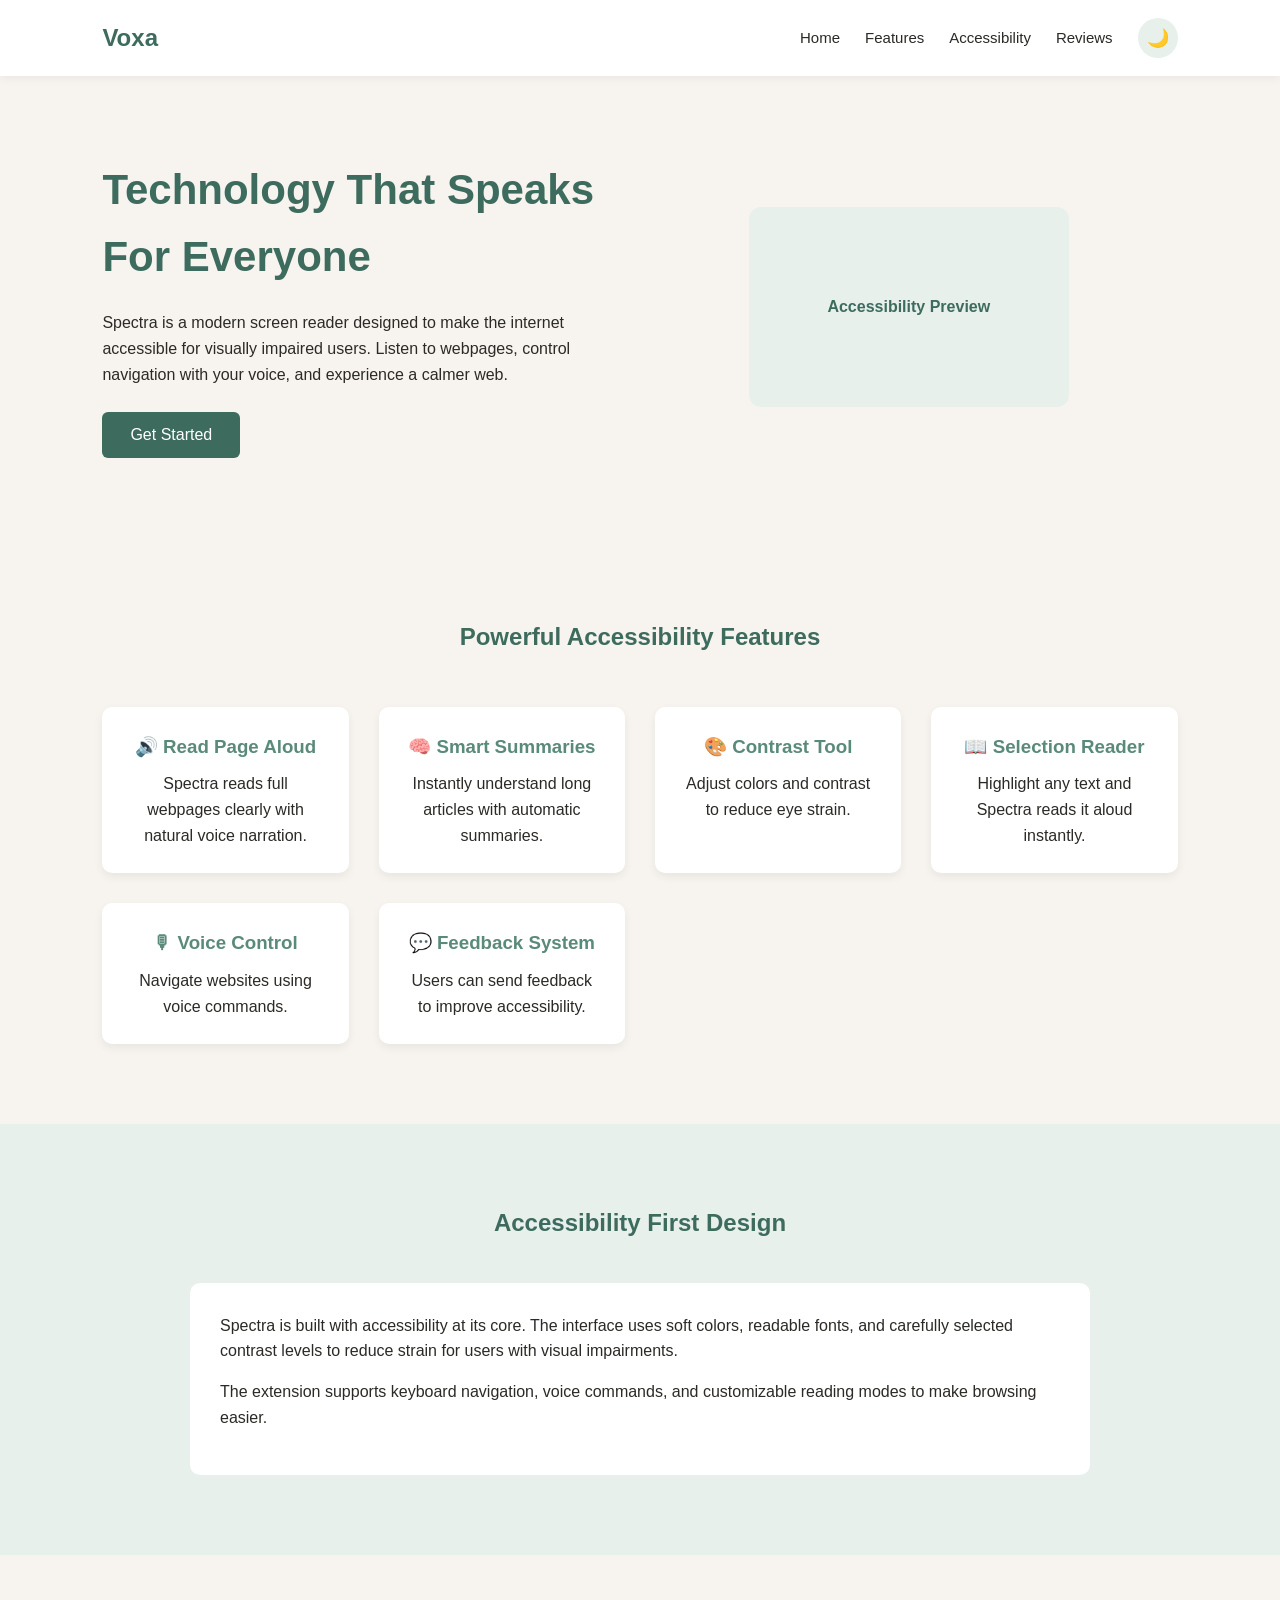
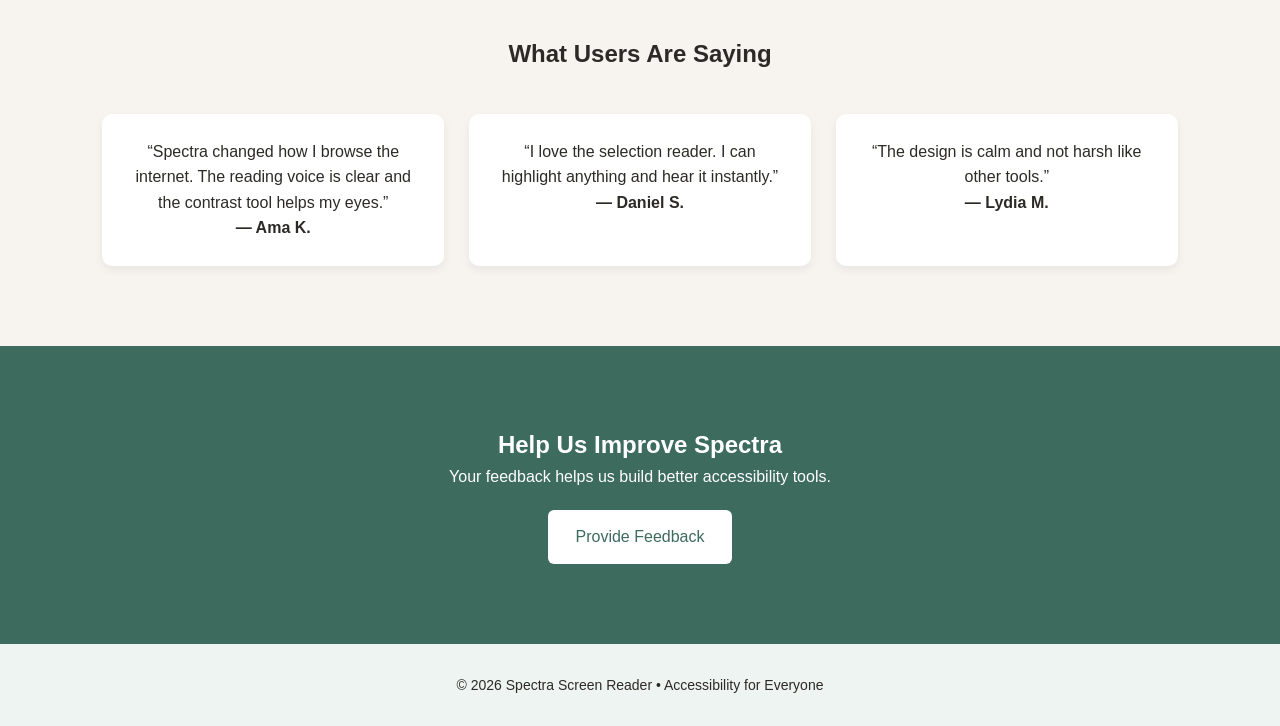
<file: index.html>
<!DOCTYPE html>
<html lang="en">

<head>
<meta charset="UTF-8">
<meta name="viewport" content="width=device-width, initial-scale=1.0">
<meta name="description" content="Voxa is a free accessible screen reader and browser extension that helps visually impaired users read webpages aloud,
adjust contrast, get smart summaries, and navigate with voice commands.">
<title>Voxa Screen Reader</title>

<!-- Apply dark mode immediately (prevents blinking) -->
<script>
  (function () {
    const saved = localStorage.getItem("voxa-theme");
    if (saved === "dark") {
      document.documentElement.classList.add("dark");
    }
  })();
</script>

<!-- Favicon (clean path + clean filename) -->
<link rel="icon" type="image/png" href="assets/favicon.png">
<link rel="apple-touch-icon" href="assets/favicon.png">

<style>

:root{
--bg:#f7f4f0;
--primary:#3d6b5e;
--secondary:#5a8a7a;
--text:#2c2a26;
--light:#ffffff;
--accent:#e8f0ec;
--card-bg:#ffffff;
--nav-bg:#ffffff;
--footer-bg:#eef4f1;
--shadow:rgba(0,0,0,0.06);
}

html.dark{
--bg:#1a1f1d;
--primary:#7ab8a8;
--secondary:#9bcbbd;
--text:#e8e6e1;
--light:#232a27;
--accent:#2a3530;
--card-bg:#232a27;
--nav-bg:#1e2522;
--footer-bg:#161b19;
--shadow:rgba(0,0,0,0.25);
}

*{
margin:0;
padding:0;
box-sizing:border-box;
font-family:"Segoe UI", Arial, sans-serif;
}

html{
scroll-behavior:smooth;
}

body{
background:var(--bg);
color:var(--text);
line-height:1.6;
transition:background 0.3s ease, color 0.3s ease;
}

/* NAVBAR */

nav{
display:flex;
justify-content:space-between;
align-items:center;
padding:18px 8%;
background:var(--nav-bg);
box-shadow:0 2px 10px var(--shadow);
position:sticky;
top:0;
z-index:100;
transition:background 0.3s ease;
}

nav h2{
color:var(--primary);
}

nav ul{
display:flex;
list-style:none;
gap:25px;
align-items:center;
}

nav a{
text-decoration:none;
color:var(--text);
font-size:15px;
transition:color 0.2s ease;
}

nav a:hover{
color:var(--primary);
}

.theme-toggle{
background:var(--accent);
border:none;
width:40px;
height:40px;
border-radius:50%;
cursor:pointer;
font-size:18px;
display:flex;
align-items:center;
justify-content:center;
color:var(--primary);
transition:background 0.2s ease, transform 0.2s ease;
}

.theme-toggle:hover{
transform:scale(1.05);
}

/* HERO */

.hero{
display:flex;
flex-wrap:wrap;
align-items:center;
justify-content:space-between;
padding:80px 8%;
}

.hero-text{
flex:1;
min-width:280px;
}

.hero-text h1{
font-size:42px;
margin-bottom:20px;
color:var(--primary);
}

.hero-text p{
max-width:500px;
margin-bottom:25px;
}

.hero-text button{
background:var(--primary);
color:white;
border:none;
padding:14px 28px;
border-radius:6px;
font-size:16px;
cursor:pointer;
transition:background 0.2s ease;
}

.hero-text button:hover{
background:var(--secondary);
}

/* HERO IMAGE */

.hero-preview{
flex:1;
min-width:280px;
display:flex;
justify-content:center;
}

.preview-box{
width:320px;
height:200px;
background:var(--accent);
border-radius:12px;
display:flex;
align-items:center;
justify-content:center;
color:var(--primary);
font-weight:bold;
transition:background 0.3s ease;
}

/* FEATURES */

.features{
padding:80px 8%;
text-align:center;
}

.features h2{
margin-bottom:50px;
color:var(--primary);
}

.feature-grid{
display:grid;
grid-template-columns:repeat(auto-fit,minmax(220px,1fr));
gap:30px;
}

.feature{
background:var(--card-bg);
padding:25px;
border-radius:10px;
box-shadow:0 4px 10px var(--shadow);
transition:background 0.3s ease, box-shadow 0.3s ease;
}

.feature h3{
margin-bottom:10px;
color:var(--secondary);
}

/* ACCESSIBILITY PREVIEW */

.accessibility{
padding:80px 8%;
background:var(--accent);
transition:background 0.3s ease;
}

.accessibility h2{
text-align:center;
margin-bottom:40px;
color:var(--primary);
}

.access-box{
background:var(--card-bg);
padding:30px;
border-radius:10px;
max-width:900px;
margin:auto;
transition:background 0.3s ease;
}

.access-box p{
margin-bottom:15px;
}

/* REVIEWS */

.reviews{
padding:80px 8%;
text-align:center;
}

.review-grid{
display:grid;
grid-template-columns:repeat(auto-fit,minmax(250px,1fr));
gap:25px;
margin-top:40px;
}

.review{
background:var(--card-bg);
padding:25px;
border-radius:10px;
box-shadow:0 4px 10px var(--shadow);
transition:background 0.3s ease;
}

/* FEEDBACK */

.feedback{
  padding: 80px 8%;
  background: var(--primary);
  color: white;
  text-align: center;
  transition:background 0.3s ease;
}

.feedback-link{
  display: inline-block;
  margin-top: 20px;
  background: white;
  color: var(--primary);
  border: none;
  padding: 14px 28px;
  border-radius: 6px;
  text-decoration: none;
  cursor: pointer;
  font-weight: 500;
}

.feedback-link:hover{
  opacity: 0.9;
}

/* FOOTER */

footer{
padding:30px;
text-align:center;
font-size:14px;
background:var(--footer-bg);
transition:background 0.3s ease;
}

/* MOBILE */

@media(max-width:768px){

.hero{
text-align:center;
}

.hero-preview{
margin-top:40px;
}

nav ul{
display:none;
}

.theme-toggle{
margin-left:auto;
}

}

</style>
</head>

<body>

<!-- NAV -->

<nav>
<h2>Voxa</h2>

<ul>
<li><a href="#home">Home</a></li>
<li><a href="#features">Features</a></li>
<li><a href="#accessibility">Accessibility</a></li>
<li><a href="#reviews">Reviews</a></li>
<li>
<button class="theme-toggle" id="themeToggle" aria-label="Toggle dark mode" title="Toggle dark / light mode">
🌙
</button>
</li>
</ul>

</nav>


<!-- HERO -->

<section class="hero" id="home">

<div class="hero-text">

<h1>Technology That Speaks For Everyone</h1>

<p>
Spectra is a modern screen reader designed to make the internet
accessible for visually impaired users. Listen to webpages,
control navigation with your voice, and experience a calmer web.
</p>

<button id="getStartedBtn">Get Started</button>

</div>

<div class="hero-preview">

<div class="preview-box">
Accessibility Preview
</div>

</div>

</section>


<!-- FEATURES -->

<section class="features" id="features">

<h2>Powerful Accessibility Features</h2>

<div class="feature-grid">

<div class="feature">
<h3>🔊 Read Page Aloud</h3>
<p>Spectra reads full webpages clearly with natural voice narration.</p>
</div>

<div class="feature">
<h3>🧠 Smart Summaries</h3>
<p>Instantly understand long articles with automatic summaries.</p>
</div>

<div class="feature">
<h3>🎨 Contrast Tool</h3>
<p>Adjust colors and contrast to reduce eye strain.</p>
</div>

<div class="feature">
<h3>📖 Selection Reader</h3>
<p>Highlight any text and Spectra reads it aloud instantly.</p>
</div>

<div class="feature">
<h3>🎙 Voice Control</h3>
<p>Navigate websites using voice commands.</p>
</div>

<div class="feature">
<h3>💬 Feedback System</h3>
<p>Users can send feedback to improve accessibility.</p>
</div>

</div>

</section>


<!-- ACCESSIBILITY -->

<section class="accessibility" id="accessibility">

<h2>Accessibility First Design</h2>

<div class="access-box">

<p>
Spectra is built with accessibility at its core. The interface uses
soft colors, readable fonts, and carefully selected contrast levels
to reduce strain for users with visual impairments.
</p>

<p>
The extension supports keyboard navigation, voice commands,
and customizable reading modes to make browsing easier.
</p>

</div>

</section>


<!-- REVIEWS -->

<section class="reviews" id="reviews">

<h2>What Users Are Saying</h2>

<div class="review-grid">

<div class="review">
<p>
“Spectra changed how I browse the internet.
The reading voice is clear and the contrast tool helps my eyes.”
</p>
<strong>— Ama K.</strong>
</div>

<div class="review">
<p>
“I love the selection reader. I can highlight anything
and hear it instantly.”
</p>
<strong>— Daniel S.</strong>
</div>

<div class="review">
<p>
“The design is calm and not harsh like other tools.”
</p>
<strong>— Lydia M.</strong>
</div>

</div>

</section>


<!-- FEEDBACK -->

<section class="feedback">

<h2>Help Us Improve Spectra</h2>

<p>
Your feedback helps us build better accessibility tools.
</p>

<a href="../feedback/feedback.html" class="feedback-link" id="feedbackBtn">Provide Feedback</a>

</section>


<footer>

© 2026 Spectra Screen Reader • Accessibility for Everyone

</footer>


<!-- LINK TO JS FILE -->

<script src="js/main.js"></script>

</body>
</html>
</file>
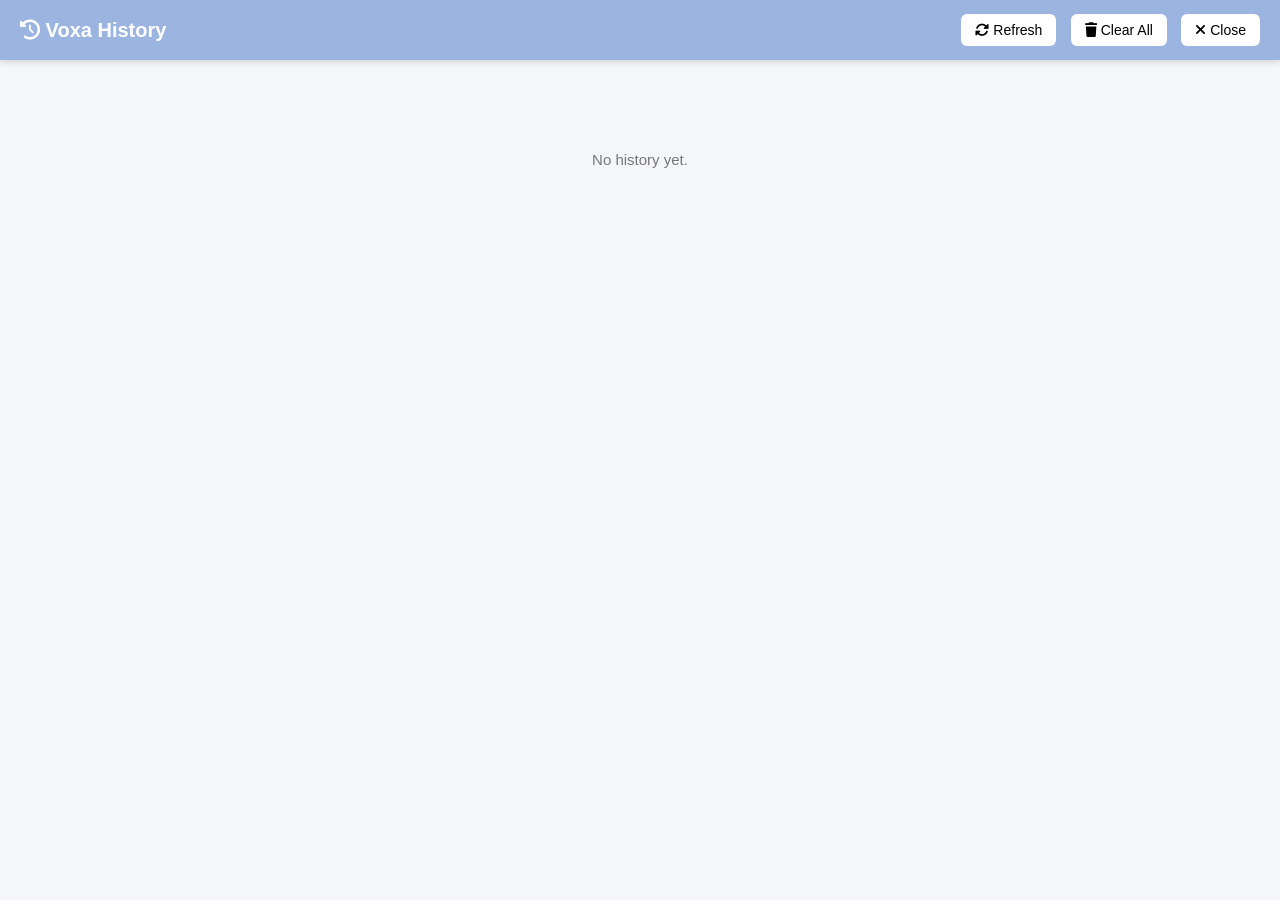
<file: extension/history.html>
<!doctype html>
<html lang="en">
<head>
  <meta charset="utf-8" />
  <meta name="viewport" content="width=device-width,initial-scale=1" />
  <title>Voxa History</title>
  <link rel="stylesheet" href="history.css" />
  <link rel="stylesheet" href="https://cdnjs.cloudflare.com/ajax/libs/font-awesome/6.5.0/css/all.min.css">
</head>

<body>
  <header class="topbar">
    <h1><i class="fa-solid fa-clock-rotate-left"></i> Voxa History</h1>

    <div class="top-actions">
      <button id="refreshBtn" class="btn">
        <i class="fa-solid fa-rotate"></i>
        Refresh
      </button>

      <button id="clearAllBtn" class="btn btn-danger">
        <i class="fa-solid fa-trash"></i>
        Clear All
      </button>

      <button id="closeBtn" class="btn btn-secondary">
        <i class="fa-solid fa-xmark"></i>
        Close
      </button>
    </div>
  </header>

  <main class="content">
    <ul id="historyList" class="history-list"></ul>
    <p id="emptyMsg" class="empty-message">No history yet.</p>
  </main>

  <script src="history.js"></script>
</body>
</html>
</file>
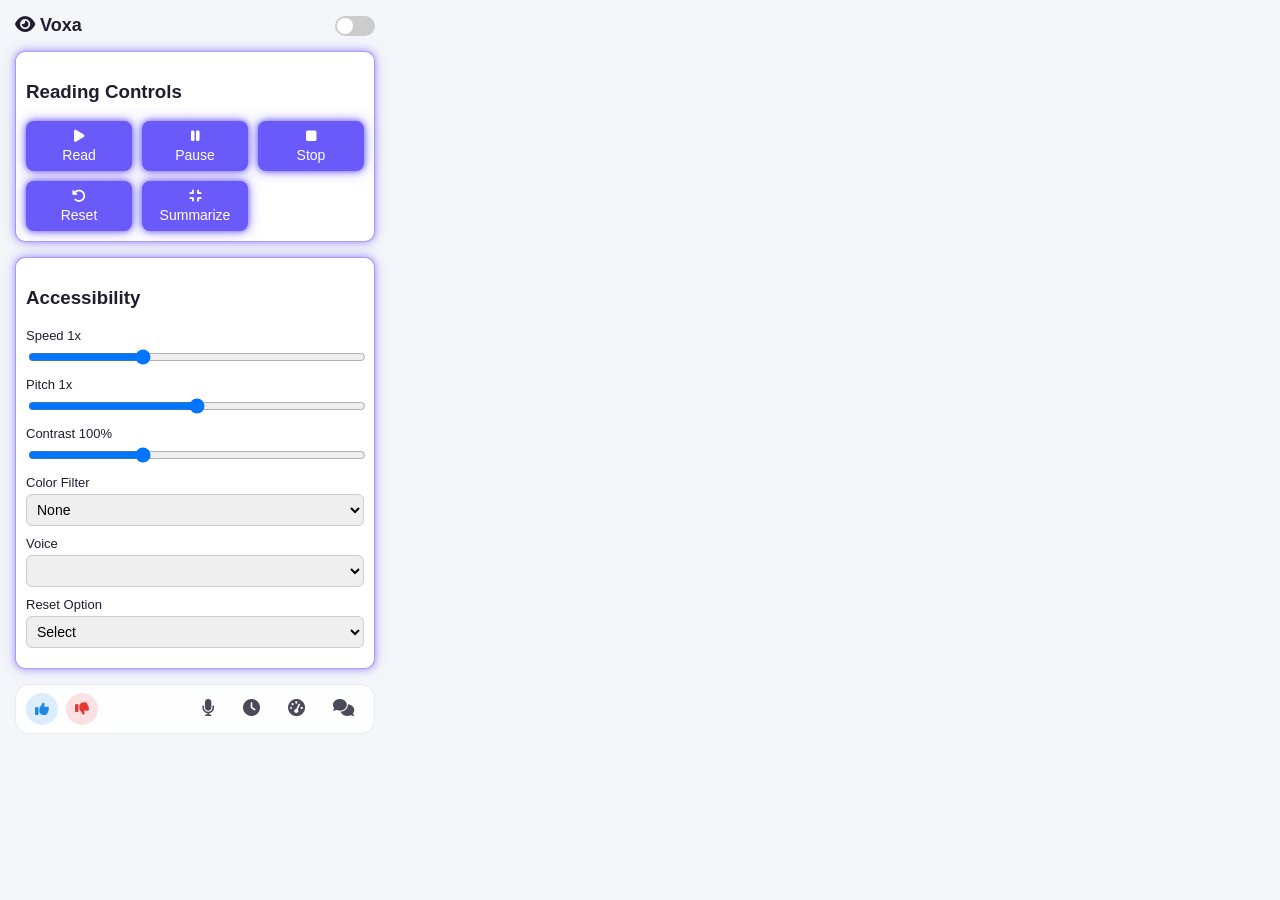
<file: extension/popup.html>
<!DOCTYPE html>
<html lang="en">
<head>
  <meta charset="UTF-8" />
  <meta name="viewport" content="width=device-width, initial-scale=1.0" />
  <link rel="stylesheet"
    href="https://cdnjs.cloudflare.com/ajax/libs/font-awesome/6.5.0/css/all.min.css"/>
  <link rel="stylesheet" href="popup.css" />
  <title> Voxa </title>
</head>

<body>

  <!-- Top Bar -->
  <div class="top-bar">
    <span><i class="fas fa-eye"></i> Voxa </span>
    <label class="switch">
      <input type="checkbox" id="themeToggle">
      <span class="slider round"></span>
    </label>
  </div>

  <!-- Reading Controls -->
  <div class="section">
    <h3>Reading Controls</h3>
    <div class="controls-grid">
      <button id="readPage"><i class="fas fa-play"></i> Read</button>
      <button id="pauseResume"><i class="fas fa-pause"></i> Pause</button>
      <button id="stop"><i class="fas fa-stop"></i> Stop</button>
      <button id="resetAllBtn"><i class="fa-solid fa-rotate-left"></i> Reset</button>
      <button id="summarizePage"><i class="fas fa-compress"></i> Summarize</button>
    </div>
  </div>

  <!-- Accessibility Settings -->
  <div class="section">
    <h3>Accessibility</h3>

    <div class="slider-group">
      <label>Speed <span id="speedVal">1x</span></label>
      <input type="range" id="speed" min="0.5" max="2" step="0.1" value="1">
    </div>

    <div class="slider-group">
      <label>Pitch <span id="pitchVal">1x</span></label>
      <input type="range" id="pitch" min="0" max="2" step="0.1" value="1">
    </div>

    <div class="slider-group">
      <label>Contrast <span id="contrastVal">100%</span></label>
      <input type="range" id="contrast" min="50" max="200" value="100">
    </div>

    <div class="slider-group">
      <label>Color Filter</label>
      <select id="colorFilter">
        <option value="none">None</option>
        <option value="grayscale(100%)">Grayscale</option>
        <option value="invert(100%)">Invert</option>
        <option value="sepia(100%)">Sepia</option>
        <option value="contrast(150%)">High Contrast</option>
      </select>
    </div>

    <div class="slider-group">
      <label>Voice</label>
      <select id="voiceSelect"></select>
    </div>

    <div class="slider-group">
      <label>Reset Option</label>
      <select id="resetSelect">
        <option value="">Select</option>
        <option value="speed">Speed</option>
        <option value="pitch">Pitch</option>
        <option value="contrast">Contrast</option>
        <option value="colorFilter">Color Filter</option>
        <option value="voice">Voice</option>
      </select>
    </div>
  </div>

  <!-- =========================
       FOOTER (NEW CLEAN LAYOUT)
  ========================== -->
  <div class="popup-footer">

  <!-- 👍 👎 FEEDBACK -->
  <div class="footer-feedback">
    <button id="thumbUp" class="icon-btn like">
      <i class="fas fa-thumbs-up"></i>
    </button>

    <button id="thumbDown" class="icon-btn dislike">
      <i class="fas fa-thumbs-down"></i>
    </button>
  </div>

  <!-- NAVIGATION BUTTONS -->
  <div class="footer-nav">

  <button id="voiceAssistant" class="footer-btn">
    <i class="fas fa-microphone"></i>
  </button>

  <button id="openHistory" class="footer-btn">
    <i class="fa-solid fa-clock"></i>
  </button>

  <button id="openDashboard" class="footer-btn">
    <i class="fas fa-tachometer-alt"></i>
  </button>

  <button id="openFeedbackPage" class="footer-btn">
    <i class="fas fa-comments"></i>
  </button>

</div>

  <!-- ✅ MOVE TOAST HERE -->
  <div id="toast" class="toast hidden"></div>

</div>

  <script type="module" src="popup.js"></script>
</body>
</html>
</file>
<file: extension/history.css>
/* -----------------------------------------------------
   HISTORY PAGE – Modern Chrome-Style UI
----------------------------------------------------- */

body {
  margin: 0;
  padding: 0;
  font-family: "Segoe UI", Arial, sans-serif;
  background: #f5f6fa;
  color: #222;
}

/* ---------------------- TOP BAR ---------------------- */
.topbar {
  background: #9bb5e0;
  padding: 14px 20px;
  display: flex;
  justify-content: space-between;
  align-items: center;
  color: white;
  box-shadow: 0 2px 6px rgba(0, 0, 0, 0.15);
}

.topbar h1 {
  margin: 0;
  font-size: 20px;
  font-weight: 600;
}

.top-actions button {
  background: white;
  border: none;
  padding: 8px 14px;
  border-radius: 6px;
  cursor: pointer;
  font-size: 14px;
  margin-left: 10px;
  transition: 0.2s ease;
}

.top-actions button:hover {
  background: #e7e9ec;
}

/* ---------------------- LIST WRAPPER ---------------------- */
#historyList {
  list-style: none;
  margin: 0;
  padding: 18px;
  max-height: calc(100vh - 90px);
  overflow-y: auto;
  scrollbar-width: thin;
  scrollbar-color: #c5c5c5 transparent;
}

/* nicer scrollbars for Chrome */
#historyList::-webkit-scrollbar {
  width: 6px;
}
#historyList::-webkit-scrollbar-track {
  background: transparent;
}
#historyList::-webkit-scrollbar-thumb {
  background: #c1c1c1;
  border-radius: 3px;
}

/* ---------------------- EMPTY MESSAGE ---------------------- */
#emptyMsg {
  padding: 40px;
  text-align: center;
  color: #777;
  font-size: 15px;
}

/* ---------------------- HISTORY ITEM ---------------------- */
.history-item {
  background: white;
  padding: 18px 16px;
  margin-bottom: 12px;
  border-radius: 10px;
  border: 1px solid #e1e1e1;
  transition: box-shadow 0.2s ease, transform 0.15s ease;
}

.history-item:hover {
  box-shadow: 0 3px 12px rgba(0, 0, 0, 0.12);
  transform: translateY(-2px);
}

/* ---------------------- TITLE ---------------------- */
.history-title {
  font-size: 16px;
  font-weight: 600;
  margin-bottom: 8px;
  color: #222;
  text-transform: none;
}

/* ---------------------- PREVIEW ---------------------- */
.history-preview {
  background: #eef2ff;
  padding: 10px;
  border-radius: 6px;
  font-size: 13px;
  color: #3b3b3b;
  cursor: pointer;
  margin-bottom: 10px;
  border: 1px solid #d8dffd;
  transition: 0.2s;
}

.history-preview:hover {
  background: #dde4ff;
}

/* ---------------------- METADATA ---------------------- */
.meta {
  font-size: 12.5px;
  color: #666;
  margin-bottom: 12px;
}

/* ---------------------- ACTION BUTTONS ---------------------- */
.item-actions {
  display: flex;
  gap: 10px;
}

.btn {
  padding: 7px 14px;
  font-size: 13px;
  cursor: pointer;
  border-radius: 6px;
  border: none;
  transition: 0.2s ease;
}

/* PLAY BUTTON */
.btn-play {
  background: #4caf50;
  color: white;
}
.btn-play:hover {
  background: #43a047;
}

/* DELETE BUTTON */
.btn-delete {
  background: #e53935;
  color: white;
}
.btn-delete:hover {
  background: #d32f2f;
}

/* SMALLER SCREEN OPTIMIZATION */
@media (max-width: 400px) {
  .topbar {
    flex-direction: column;
    align-items: flex-start;
    gap: 8px;
  }

  .item-actions {
    flex-direction: column;
  }

  .btn {
    width: 100%;
  }
}
</file>
<file: extension/popup.css>
body {
  font-family: 'Inter', sans-serif;
  width: 360px;
  padding: 15px;
  margin: 0;
  background: #f5f6fa;
  color: #1e1e2f;
  display: flex;
  flex-direction: column;
}

body.dark {
  background: #1b1b2f;
  color: #f5f5f5;
}

/* Top bar */
.top-bar {
  display: flex;
  justify-content: space-between;
  align-items: center;
  margin-bottom: 15px;
  font-weight: 600;
  font-size: 18px;
}

/* Toggle switch */
.switch {
  position: relative;
  display: inline-block;
  width: 40px;
  height: 20px;
}
.switch input { display: none; }
.slider {
  position: absolute;
  cursor: pointer;
  top: 0; left: 0;
  right: 0; bottom: 0;
  background-color: #ccc;
  transition: .4s;
  border-radius: 20px;
}
.slider:before {
  position: absolute;
  content: "";
  height: 16px; width: 16px;
  left: 2px; bottom: 2px;
  background-color: white;
  transition: .4s;
  border-radius: 50%;
}
input:checked + .slider { background-color: #6a5af9; }
input:checked + .slider:before { transform: translateX(20px); }

/* Sections */
.section {
  margin-bottom: 15px;
  border: 1px solid #ccc;
  border-radius: 10px;
  padding: 10px;
  background: #fff;
}

body.dark .section {
  background: #252540;
  border-color: #444;
}

/* Grid buttons */
.controls-grid {
  display: grid;
  grid-template-columns: repeat(3, 1fr);
  gap: 10px;
  margin-top: 10px;
}

.controls-grid button {
  padding: 8px;
  border-radius: 8px;
  border: none;
  font-size: 14px;
  cursor: pointer;
  display: flex;
  flex-direction: column;
  align-items: center;
  gap: 4px;
  transition: all 0.2s;
  background: #6a5af9;
  color: #fff;
}

.controls-grid button:hover {
  transform: translateY(-2px);
  box-shadow: 0 4px 8px rgba(106,90,249,0.4);
}

/* Slider groups */
.slider-group {
  display: flex;
  flex-direction: column;
  margin: 10px 0;
}

input[type="range"] {
  width: 100%;
}

/* Dropdown select */
select {
  padding: 6px;
  border-radius: 6px;
  border: 1px solid #ccc;
  font-size: 14px;
}

/* Slider labels */
.slider-group label {
  font-size: 13px;
  margin-bottom: 4px;
}

/* -------------------------------------------------
   HISTORY BUTTON — MATCHES LIGHT / DARK THEMES
--------------------------------------------------*/
.history-tab-btn {
  width: 100%;
  margin-top: 10px;
  padding: 10px;
  border-radius: 8px;
  cursor: pointer;
  font-weight: bold;
  transition: 0.3s;
  text-align: center;
}

/* Light mode button */
body:not(.dark) .history-tab-btn {
  background: #ecebff;
  color: #23234a;
  border: 1px solid #ccc;
}

body:not(.dark) .history-tab-btn:hover {
  background: #d9d7ff;
}

/* Dark mode button */
body.dark .history-tab-btn {
  background: #2e2d55;
  color: #fff;
  border: 1px solid #444;
}

body.dark .history-tab-btn:hover {
  background: #3b3a66;
}

/* -------------------------------------------------
   HISTORY CONTAINER
--------------------------------------------------*/
.history-container {
  margin-top: 12px;
  padding: 12px;
  border-radius: 12px;
  max-height: 260px;
  overflow-y: auto;

  opacity: 0;
  transform: translateY(10px);
  transition: 0.4s ease;
}

/* Light mode */
body:not(.dark) .history-container {
  background: #ffffff;
  border: 1px solid #ccc;
  color: #1e1e2f;
  box-shadow: 0 3px 8px rgba(0,0,0,0.1);
}

/* Dark mode */
body.dark .history-container {
  background: #252540;
  border: 1px solid #444;
  color: #f5f5f5;
  box-shadow: 0 3px 8px rgba(0,0,0,0.3);
}

.history-container.visible {
  opacity: 1;
  transform: translateY(0);
}

/* -------------------------------------------------
   HISTORY ITEMS
--------------------------------------------------*/
.history-item {
  padding: 12px;
  border-radius: 10px;
  margin-bottom: 10px;
  transition: 0.3s;
}

/* Light mode */
body:not(.dark) .history-item {
  background: #f0f0ff;
  border: 1px solid #ccc;
  color: #1e1e2f;
}

body:not(.dark) .history-item:hover {
  background: #e4e2ff;
}

/* Dark mode */
body.dark .history-item {
  background: #30305d;
  border: 1px solid #555;
  color: #ffffff;
}

body.dark .history-item:hover {
  background: #3a3a6e;
}

/* -------------------------------------------------
   META TEXT
--------------------------------------------------*/
.history-meta {
  font-size: 0.8rem;
  opacity: 0.7;
}

/* -------------------------------------------------
   PLAY / DELETE BUTTONS
--------------------------------------------------*/
.history-buttons {
  margin-top: 10px;
  display: flex;
  justify-content: space-between;
}

.history-btn {
  padding: 6px 12px;
  border-radius: 8px;
  cursor: pointer;
  border: none;
  font-size: 0.85rem;
  font-weight: bold;
  transition: 0.2s;
}

/* PLAY BUTTON */
.history-btn.play {
  background: #4CAF50;
  color: white;
}
.history-btn.play:hover {
  background: #3e9542;
}

/* DELETE BUTTON */
.history-btn.delete {
  background: #e63946;
  color: white;
}
.history-btn.delete:hover {
  background: #c92433;
}

/* Footer navigation group */
.footer-nav {
  display: flex;
  gap: 8px;
}

/* -------------------------------------------------
   CLEAR HISTORY BUTTON
--------------------------------------------------*/
.clear-history-btn {
  width: 100%;
  margin-top: 10px;
  padding: 10px;
  border: none;
  border-radius: 8px;
  font-weight: bold;
  cursor: pointer;
  transition: 0.3s;
  color: white;
}

body:not(.dark) .clear-history-btn {
  background: #ff4d4d;
}

body:not(.dark) .clear-history-btn:hover {
  background: #d63b3b;
}

body.dark .clear-history-btn {
  background: #c92a2a;
}

body.dark .clear-history-btn:hover {
  background: #a61e1e;
}

.hidden {
  display: none;
}

/* ==========================================================
   NEON GLOW EFFECTS (ADDED WITHOUT CHANGING EXISTING CODE)
=========================================================== */

/* Universal neon class if you want to apply manually */
.neon-glow {
  box-shadow:
    0 0 6px var(--neon-color),
    0 0 10px var(--neon-color),
    0 0 20px var(--neon-color);
}

/* Neon color variables */
body {
  --neon-color-light: #6a5af9;
  --neon-color-dark: #9d8bff;
}

body.dark {
  --neon-color-light: #9d8bff;
  --neon-color-dark: #d5c7ff;
}

/* -----------------------------------------
   NEON GLOW FOR SECTIONS
----------------------------------------- */
.section {
  position: relative;
  border: 1px solid rgba(106, 90, 249, 0.6);
  box-shadow:
    0 0 6px rgba(106, 90, 249, 0.5),
    0 0 14px rgba(106, 90, 249, 0.3);
}

/* Dark mode stronger glow */
body.dark .section {
  border-color: rgba(157, 139, 255, 0.7);
  box-shadow:
    0 0 8px rgba(157, 139, 255, 0.7),
    0 0 18px rgba(157, 139, 255, 0.4);
}

/* -----------------------------------------
   NEON GLOW FOR CONTROL BUTTONS
----------------------------------------- */
.controls-grid button {
  box-shadow:
    0 0 6px #6a5af9,
    0 0 14px rgba(106, 90, 249, 0.5);
}

.controls-grid button:hover {
  box-shadow:
    0 0 10px #7f6aff,
    0 0 20px rgba(127, 106, 255, 0.7);
}

/* -----------------------------------------
   NEON GLOW FOR HISTORY TAB BUTTON
----------------------------------------- */
.history-tab-btn {
  box-shadow:
    0 0 6px rgba(106, 90, 249, 0.6),
    0 0 16px rgba(106, 90, 249, 0.4);
}

body.dark .history-tab-btn {
  box-shadow:
    0 0 8px rgba(157, 139, 255, 0.8),
    0 0 20px rgba(157, 139, 255, 0.5);
}

/* -----------------------------------------
   NEON GLOW FOR HISTORY ITEMS
----------------------------------------- */
.history-item {
  box-shadow:
    0 0 6px rgba(106, 90, 249, 0.3),
    0 0 14px rgba(106, 90, 249, 0.2);
}

body.dark .history-item {
  box-shadow:
    0 0 10px rgba(157, 139, 255, 0.4),
    0 0 20px rgba(157, 139, 255, 0.2);
}

/* -----------------------------------------
   CLEAR HISTORY BUTTON NEON
----------------------------------------- */
.clear-history-btn {
  box-shadow:
    0 0 6px rgba(255, 77, 77, 0.7),
    0 0 16px rgba(255, 77, 77, 0.4);
}

body.dark .clear-history-btn {
  box-shadow:
    0 0 8px rgba(201, 42, 42, 0.8),
    0 0 18px rgba(201, 42, 42, 0.5);
}

/* Reset select dropdown */
#resetSelect {
  padding: 6px;
  border-radius: 6px;
  border: 1px solid #ccc;
  font-size: 14px;
  width: 100%;
}
/* ==================================================
   COMPACT FEEDBACK FOOTER (CUTE + MINIMAL)
================================================== */

.popup-footer {
  display: flex;
  align-items: center;
  justify-content: space-between;
  margin-top: auto;
  padding: 8px 10px;
  border-radius: 14px;
  backdrop-filter: blur(6px);
}

/* Light mode */
body:not(.dark) .popup-footer {
  background: rgba(255, 255, 255, 0.9);
  border: 1px solid rgba(0, 0, 0, 0.08);
}

/* Dark mode */
body.dark .popup-footer {
  background: rgba(37, 37, 64, 0.9);
  border: 1px solid rgba(255, 255, 255, 0.1);
}

/* ------------------------------------
   FOOTER ICON BUTTONS
------------------------------------ */
.footer-btn {
  background: none;
  border: none;
  padding: 6px 10px;
  font-size: 17px;
  border-radius: 10px;
  cursor: pointer;
  color: inherit;
  opacity: 0.8;
  transition: 0.2s ease;
}

.footer-btn:hover {
  opacity: 1;
  background: rgba(106, 90, 249, 0.15);
}

/* ------------------------------------
   FEEDBACK ICON GROUP
------------------------------------ */
.footer-feedback {
  display: flex;
  gap: 8px;
}

/* Small round buttons */
.icon-btn {
  width: 32px;
  height: 32px;
  border-radius: 50%;
  border: none;
  font-size: 14px;
  cursor: pointer;
  display: flex;
  align-items: center;
  justify-content: center;
  transition: 0.25s ease;
}

/* Like */
.icon-btn.like {
  background: rgba(30, 136, 229, 0.15);
  color: #1e88e5;
}

.icon-btn.like:hover {
  background: #1e88e5;
  color: white;
  box-shadow: 0 0 8px rgba(30, 136, 229, 0.6);
}

/* Dislike */
.icon-btn.dislike {
  background: rgba(229, 57, 53, 0.15);
  color: #e53935;
}

.icon-btn.dislike:hover {
  background: #e53935;
  color: white;
  box-shadow: 0 0 8px rgba(229, 57, 53, 0.6);
}

/* Click animation */
.icon-btn:active {
  transform: scale(0.92);
}

/* ==================================================
   TOAST / SNACKBAR FEEDBACK MESSAGE
================================================== */

.toast {
  position: fixed;
  bottom: 12px;
  left: 50%;
  transform: translateX(-50%) translateY(10px);
  min-width: 200px;
  max-width: 90%;
  padding: 10px 14px;
  border-radius: 12px;
  font-size: 13px;
  font-weight: 500;
  text-align: center;
  opacity: 0;
  pointer-events: none;
  transition: all 0.35s ease;
  backdrop-filter: blur(6px);
  z-index: 9999;
}

/* Light mode */
body:not(.dark) .toast {
  background: rgba(30, 30, 47, 0.85);
  color: white;
  box-shadow: 0 6px 16px rgba(0,0,0,0.25);
}

/* Dark mode */
body.dark .toast {
  background: rgba(245, 245, 245, 0.15);
  color: #fff;
  box-shadow: 0 6px 18px rgba(0,0,0,0.4);
}

/* Show state */
.toast.show {
  opacity: 1;
  transform: translateX(-50%) translateY(0);
}

/* Hide helper */
.hidden {
  display: none;
}
.popup-footer {
  position: relative;
}

.toast {
  position: absolute;
  bottom: 55px;
  left: 50%;
  transform: translateX(-50%);

  padding: 10px 14px;
  border-radius: 10px;
  font-size: 13px;
  z-index: 99999;

  opacity: 0;
  pointer-events: none;
  transition: all 0.25s ease;
}

/* LIGHT MODE */
body:not(.dark) .toast {
  background: rgba(0, 0, 0, 0.85);
  color: #fff;
}

/* DARK MODE — FIX HERE */
body.dark .toast {
  background: rgba(255, 255, 255, 0.85);
  color: #000;   /* 👈 BLACK TEXT */
}

/* SHOW STATE */
.toast.show {
  opacity: 1;
  transform: translateX(-50%) translateY(-5px);
}

.hidden {
  display: none;
}
</file>
